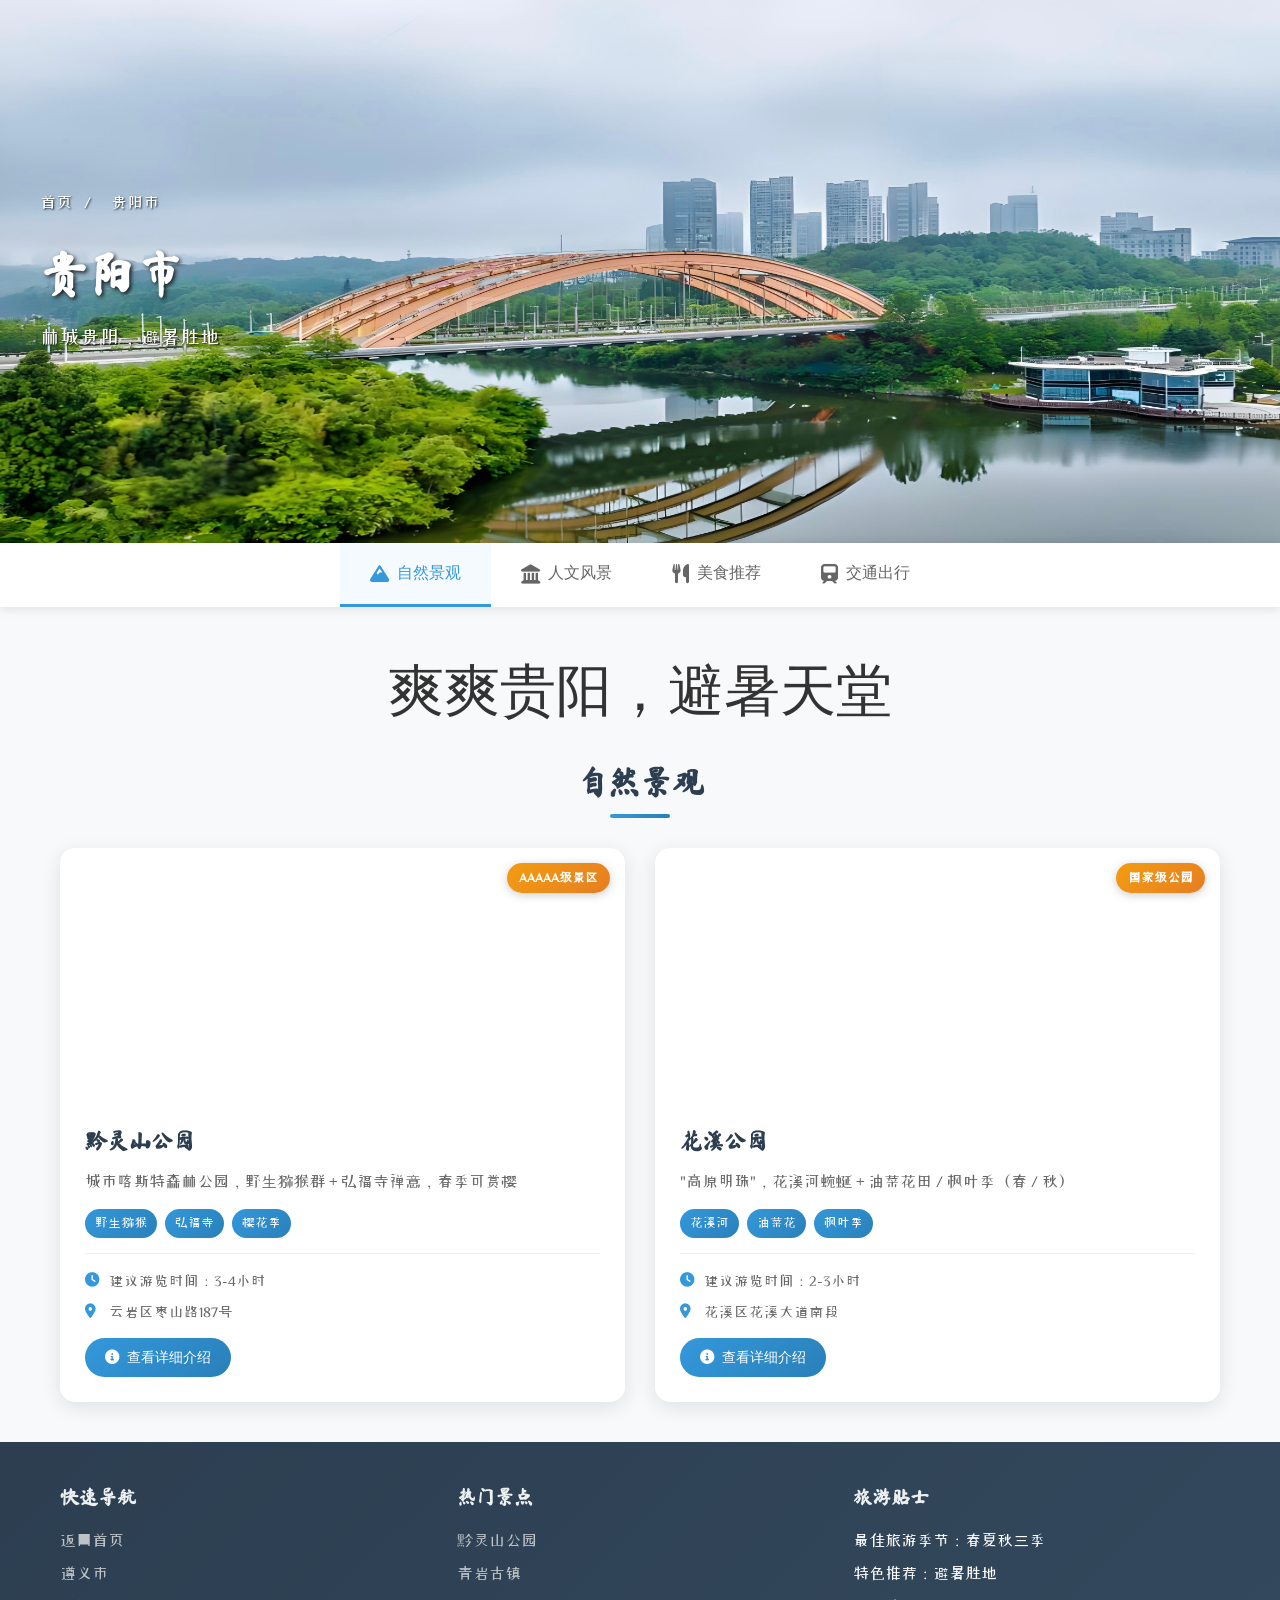
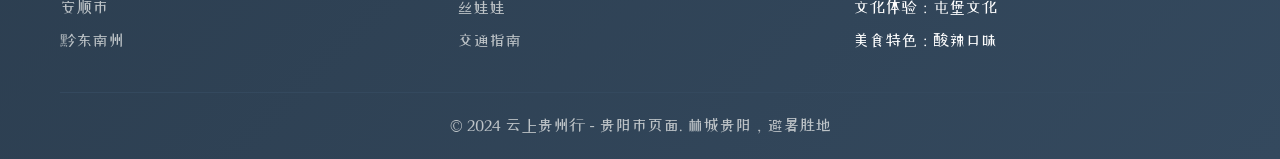
<file: guiyang.html>
<!DOCTYPE html>
<html lang="zh-CN">
<head>
    <meta charset="UTF-8">
    <meta name="viewport" content="width=device-width, initial-scale=1.0">
    <title>贵阳市 - 云上贵州行</title>
    <link rel="stylesheet" href="css/main.css">
    <link rel="stylesheet" href="css/region.css">
    <link rel="preconnect" href="https://fonts.googleapis.com">
    <link rel="preconnect" href="https://fonts.gstatic.com" crossorigin>
    <link href="https://fonts.googleapis.com/css2?family=Ma+Shan+Zheng&family=ZCOOL+XiaoWei&display=swap" rel="stylesheet">
    <link href="https://cdnjs.cloudflare.com/ajax/libs/font-awesome/6.0.0/css/all.min.css" rel="stylesheet">
</head>
<body>
    <header class="region-header">
        <div class="container" style="position: relative; padding: 40px 0;">
            <div style="position: relative; z-index: 1;">
                <nav class="breadcrumb">
                    <a href="index.html">首页</a>
                    <span>/</span>
                    <span>贵阳市</span>
                </nav>
                <h1 class="region-title">贵阳市</h1>
                <p class="region-subtitle">林城贵阳，避暑胜地</p>
            </div>

        </div>
    </header>

    <nav class="region-navigation">
        <div class="container">
            <div class="nav-tabs">
                <button class="tab-button active" data-tab="natural">
                    <i class="fas fa-mountain"></i>
                    <span>自然景观</span>
                </button>
                <button class="tab-button" data-tab="cultural">
                    <i class="fas fa-landmark"></i>
                    <span>人文风景</span>
                </button>
                <button class="tab-button" data-tab="food">
                    <i class="fas fa-utensils"></i>
                    <span>美食推荐</span>
                </button>
                <button class="tab-button" data-tab="transport">
                    <i class="fas fa-train"></i>
                    <span>交通出行</span>
                </button>
            </div>
        </div>
    </nav>

    <main class="region-main">
        <div class="container">
            <div style="font-family: '楷体', 'KaiTi', serif; font-size: 3.5rem; color: #333; text-align: center; margin-bottom: 20px;">
                爽爽贵阳，避暑天堂
            </div>
            <!-- 自然景观 -->
            <section class="content-section active" id="natural">
                <h2 class="section-header">自然景观</h2>
                <div class="attractions-grid">
                    <div class="attraction-card">
                        <div class="attraction-image">
                            <video src="images/黔灵山公园.mp4" alt="黔灵山公园" muted loop preload="none" loading="lazy" playsinline style="width: 100%; height: 150%; object-fit: cover;"></video>
                            <div class="attraction-badge">AAAAA级景区</div>
                        </div>
                        <div class="attraction-content">
                            <h3>黔灵山公园</h3>
                            <p class="attraction-description">城市喀斯特森林公园，野生猕猴群 + 弘福寺禅意，春季可赏樱</p>
                            <div class="attraction-highlights">
                                <span class="highlight">野生猕猴</span>
                                <span class="highlight">弘福寺</span>
                                <span class="highlight">樱花季</span>
                            </div>
                            <div class="attraction-info">
                                <div class="info-item">
                                    <i class="fas fa-clock"></i>
                                    <span>建议游览时间：3-4小时</span>
                                </div>
                                <div class="info-item">
                                    <i class="fas fa-map-marker-alt"></i>
                                    <span>云岩区枣山路187号</span>
                                </div>
                            </div>
                            <button class="detail-btn" onclick="toggleQianlingDetails()">
                                <i class="fas fa-info-circle"></i>
                                查看详细介绍
                            </button>
                        </div>
                    </div>

                    <!-- 黔灵山公园详细介绍 -->
                    <div class="attraction-detail" id="qianling-detail" style="display: none;">
                        <div class="detail-header">
                            <h3>黔灵山公园详细简介</h3>
                            <p class="detail-subtitle">贵阳地标・4A 级景区</p>
                        </div>
                        
                        <div class="detail-intro">
                            <p>黔灵山公园位于贵阳市云岩区枣山路 187 号，是集自然风光、野生猕猴、佛教文化与历史遗迹于一体的城市综合性公园，素有"黔南第一山"之称，为国家 4A 级旅游景区，是贵阳市民日常休闲与外地游客必打卡的核心景点。</p>
                        </div>

                        <div class="detail-section">
                            <h4><i class="fas fa-info-circle"></i> 基本信息</h4>
                            <ul>
                                <li><strong>开放时间</strong>：07:00-20:00（20:00 停止入园）</li>
                                <li><strong>核心面积</strong>：约 426 公顷，由三岭湾猕猴观赏园、弘福寺、麒麟洞、动物园、黔灵湖、风雨桥等景区及盘山步道组成</li>
                                <li><strong>特色标签</strong>：城市绿肺、野生猕猴王国、佛教圣地、历史见证地</li>
                            </ul>
                        </div>

                        <div class="detail-section">
                            <h4><i class="fas fa-mountain"></i> 自然景观亮点</h4>
                            <div class="detail-subsection">
                                <h5>1. 黔灵湖（城市翡翠）</h5>
                                <p>1954 年建成的人工湖，蓄水面积约 0.22 平方公里，湖水清澈，与青山绿树相映成趣。可划船游览（约 30 元 / 小时），春季赏樱花，秋季观红枫，四季皆美。湖岸设有风雨桥、二坝游船码头，环境清幽，适合散步休憩。</p>
                            </div>
                            <div class="detail-subsection">
                                <h5>2. 三岭湾猕猴观赏园（野生精灵）</h5>
                                <p>公园核心特色，拥有数百只野生猕猴，是国内为数不多的城市野生猕猴栖息地。猴子不怕人，常与游客互动（注意防猴攻略：不手提塑料袋、外露食物，避免亮色衣物）。最佳观赏点：九曲径沿线、弘福寺周边、黔灵湖沿岸。</p>
                            </div>
                            <div class="detail-subsection">
                                <h5>3. 原生森林与植被</h5>
                                <p>森林覆盖率达 95% 以上，拥有红豆杉、相思树等珍稀树种，负氧离子含量高。盘山步道（九曲径）全长约 1.5 公里，沿北西 — 南东向陡倾斜断层盘旋，沿途古木参天。瞰筑亭：位于山顶，可 360° 俯瞰贵阳全景，是摄影爱好者的绝佳机位。</p>
                            </div>
                        </div>

                        <div class="detail-section">
                            <h4><i class="fas fa-landmark"></i> 人文景观与历史遗迹</h4>
                            <div class="detail-subsection">
                                <h5>1. 弘福寺（黔中名刹）</h5>
                                <p>始建于清康熙十一年（1672 年），由临济宗高僧赤松和尚创建，以"黔中灵山"之意命名。省级文物保护单位，寺内有 383 级九曲径，沿途有 13 处摩崖石刻和古亭。寺内两株红豆树为镇寺之宝，秋季红果满树，著名书法家陈恒安题书"红豆家"匾额。</p>
                            </div>
                            <div class="detail-subsection">
                                <h5>2. 麒麟洞（历史见证）</h5>
                                <p>原名云崖洞，因洞内石如麒麟得名，洞口摩崖刻"麒麟洞"三字为明嘉靖年间巡抚所题。省级文物保护单位，抗战时期曾囚禁张学良、杨虎城两位爱国将领，洞内保存当年陈设。洞深数丈，钟乳石形态各异，兼具自然奇观与历史价值。</p>
                            </div>
                            <div class="detail-subsection">
                                <h5>3. 动物园与熊猫馆（萌宠乐园）</h5>
                                <p>始建于 1958 年 7 月 1 日，占地面积 7.55 公顷，动物品种达 72 种 1038 只。熊猫馆：明星熊猫"星宝"和"海滨"，开放时间 9:00-17:00（17:00 闭馆）。分区：猴馆、金鱼馆、两栖爬行馆、小兽区、猛兽区等，适合亲子游。</p>
                            </div>
                        </div>

                        <div class="detail-section">
                            <h4><i class="fas fa-utensils"></i> 特色美食推荐</h4>
                            <div class="food-recommendations">
                                <div class="food-item">
                                    <strong>烤豆腐</strong> - 外酥里嫩，蘸秘制辣椒面，5 元 / 份，市井烟火味十足（园内小吃摊、南门出口处）
                                </div>
                                <div class="food-item">
                                    <strong>丝娃娃</strong> - 薄米皮裹数十种素菜，浇酸汤，清爽开胃（南门外"丝恋红汤丝娃娃"）
                                </div>
                                <div class="food-item">
                                    <strong>肠旺面</strong> - 贵阳特色，猪血 + 肥肠 + 面条，香辣入味（南门外枣山路小吃街）
                                </div>
                            </div>
                        </div>

                        <div class="detail-section">
                            <h4><i class="fas fa-route"></i> 推荐游玩路线</h4>
                            <div class="route-options">
                                <div class="route-item">
                                    <strong>经典全景线（3-4 小时）</strong>
                                    <p>南门进→乘缆车上山→瞰筑亭（俯瞰贵阳）→弘福寺（祈福）→猕猴观赏区→黔灵湖（划船）→动物园（含熊猫馆）→麒麟洞（历史遗迹）→南门出</p>
                                </div>
                                <div class="route-item">
                                    <strong>萌宠亲子线（2-3 小时）</strong>
                                    <p>东门进→动物园（熊猫馆）→黔灵湖（划船）→猕猴互动区→弘福寺（外观）→南门出</p>
                                </div>
                            </div>
                        </div>

                        <div class="detail-section">
                            <h4><i class="fas fa-exclamation-triangle"></i> 注意事项</h4>
                            <ul>
                                <li><strong>防猴安全</strong>：不投喂、不挑逗猴子，食物装包内，避免直接接触</li>
                                <li><strong>穿着建议</strong>：舒适运动鞋，轻便衣物，雨季带雨具，夏季做好防晒</li>
                                <li><strong>文明游览</strong>：不乱扔垃圾，保护文物，寺庙内保持安静</li>
                                <li><strong>最佳时间</strong>：7:00-9:00（人少、光线好、猴子活跃），避开节假日高峰</li>
                            </ul>
                        </div>

                        <div class="detail-footer">
                            <p>黔灵山公园以其 5 元超值门票、丰富的自然与人文景观、独特的野生猕猴互动体验，成为贵阳旅游的"性价比之王"，是感受城市生态与历史文化的理想去处。</p>
                            <button class="close-detail-btn" onclick="toggleQianlingDetails()">
                                <i class="fas fa-times"></i> 收起详情
                            </button>
                        </div>
                    </div>

                    <div class="attraction-card">
                        <div class="attraction-image">
                            <video src="images/花溪公园.mp4" alt="花溪公园" muted loop preload="none" loading="lazy" playsinline style="width: 100%; height: 150%; object-fit: cover;"></video>
                            <div class="attraction-badge">国家级公园</div>
                        </div>
                        <div class="attraction-content">
                            <h3>花溪公园</h3>
                            <p class="attraction-description">"高原明珠"，花溪河蜿蜒 + 油菜花田 / 枫叶季（春 / 秋）</p>
                            <div class="attraction-highlights">
                                <span class="highlight">花溪河</span>
                                <span class="highlight">油菜花</span>
                                <span class="highlight">枫叶季</span>
                            </div>
                            <div class="attraction-info">
                                <div class="info-item">
                                    <i class="fas fa-clock"></i>
                                    <span>建议游览时间：2-3小时</span>
                                </div>
                                <div class="info-item">
                                    <i class="fas fa-map-marker-alt"></i>
                                    <span>花溪区花溪大道南段</span>
                                </div>
                            </div>
                            <button class="detail-btn" onclick="toggleHuaxiDetails()">
                                <i class="fas fa-info-circle"></i>
                                查看详细介绍
                            </button>
                        </div>
                    </div>

                    <!-- 花溪公园详细介绍 -->
                    <div class="attraction-detail" id="huaxi-detail" style="display: none;">
                        <div class="detail-header">
                            <h3>花溪公园详细简介</h3>
                            <p class="detail-subtitle">贵阳地标・4A 级景区</p>
                        </div>
                        
                        <div class="detail-intro">
                            <p>花溪公园位于贵阳市花溪区花溪大道南段 3108 号，是融真山真水、田园风光、人文底蕴、民族风情于一体的贵州著名风景区，被誉为 "高原明珠" 与 "贵阳市后花园"，为国家 4A 级旅游景区，也是贵阳人周末休闲与外地游客必游的诗意胜地。</p>
                        </div>

                        <div class="detail-section">
                            <h4><i class="fas fa-info-circle"></i> 基本信息</h4>
                            <ul>
                                <li><strong>开放时间</strong>：全年全天免费开放（核心景点 08:30-18:00）</li>
                                <li><strong>核心面积</strong>：约 800 余亩，形成 "四山夹一水，一水带四山" 的独特格局</li>
                                <li><strong>四山</strong>：麟山、龟山、凤山、蛇山</li>
                                <li><strong>一水</strong>：被誉为 "中国第一爱河" 的花溪河</li>
                                <li><strong>特色标签</strong>：天然山水园、高原避暑地、人文爱情圣地、喀斯特湿地</li>
                            </ul>
                        </div>

                        <div class="detail-section">
                            <h4><i class="fas fa-mountain"></i> 自然景观亮点</h4>
                            <div class="detail-subsection">
                                <h5>1. 花溪河（高原玉带）</h5>
                                <p>贯穿全园的灵魂水系，河水清澈碧绿，蜿蜒曲折。可泛舟湖上（约 30 元 / 小时），两岸绿树成荫、垂柳依依，兼具江南水乡的灵秀与高原山水的清奇，是散步、拍照、戏水的核心区域。</p>
                            </div>
                            <div class="detail-subsection">
                                <h5>2. 百步桥（水上奇景）</h5>
                                <p>由数十块天然石蹬排列而成的跨水通道，游客需鱼贯而行，脚下流水潺潺、倒影如画，是公园最具标志性的网红打卡点之一，行走其上如在水面漫步，趣味十足。</p>
                            </div>
                            <div class="detail-subsection">
                                <h5>3. 麟山（全园制高点）</h5>
                                <p>公园主峰，山势玲珑如麒麟。登山约 15 分钟可达山顶飞云阁，可 360° 俯瞰全园山水、田园与城市风光，视野开阔。山腰有摩崖石刻与天然溶洞，古意盎然。</p>
                            </div>
                            <div class="detail-subsection">
                                <h5>4. 黄金大道（秋日童话）</h5>
                                <p>公园北侧的标志性林荫道，两侧高大梧桐树遮天蔽日。秋季树叶金黄，落叶铺满地面，阳光透过叶隙洒下，景色如诗如画，是秋季必打卡的绝美景观。</p>
                            </div>
                            <div class="detail-subsection">
                                <h5>5. 坝上桥与棋亭</h5>
                                <p>朱栏石砌的坝上桥横跨花溪河，造型古朴优美；桥头建有棋亭，陈毅元帅曾在此题诗，亭柱刻有 "棋逢对手" 等楹联，尽显文人雅趣与山水诗意。</p>
                            </div>
                        </div>

                        <div class="detail-section">
                            <h4><i class="fas fa-landmark"></i> 人文景观与历史遗迹</h4>
                            <div class="detail-subsection">
                                <h5>1. 憩园（东舍）与西舍 —— 爱情与文学圣地</h5>
                                <p>公园核心人文景点。1944 年，巴金与妻子萧珊在此居住，并完成中篇小说《憩园》的创作；周恩来与邓颖超夫妇也曾在此休憩。建筑为古朴的中式小楼，环境清幽，充满浪漫与文学气息。</p>
                            </div>
                            <div class="detail-subsection">
                                <h5>2. 戴安澜将军衣冠墓</h5>
                                <p>为纪念抗日名将戴安澜将军而建，是省级文物保护单位与爱国主义教育基地。墓园庄重肃穆，松柏常青，供后人缅怀英烈。</p>
                            </div>
                        </div>

                        <div class="detail-section">
                            <h4><i class="fas fa-history"></i> 历史沿革</h4>
                            <ul>
                                <li>雏形始于清乾隆五十二年（1787 年），由举人周奎父子营造</li>
                                <li>1939 年始建，原名 "中正公园"</li>
                                <li>1949 年后正式更名为 "花溪公园"</li>
                                <li>陈毅元帅曾赋诗赞叹："真山真水到处是，花溪布局更天然"</li>
                            </ul>
                        </div>

                        <div class="detail-section">
                            <h4><i class="fas fa-utensils"></i> 特色美食推荐</h4>
                            <div class="food-recommendations">
                                <div class="food-item">
                                    <strong>花溪牛肉粉</strong> - 贵阳招牌美食，汤鲜味浓、粉滑肉香，公园周边十字街 "飞碗""王记" 等老店最正宗
                                </div>
                                <div class="food-item">
                                    <strong>恋爱豆腐果</strong> - 外焦里嫩的烤豆腐，裹上香辣蘸水，风味独特（十字街小吃摊）
                                </div>
                                <div class="food-item">
                                    <strong>青岩卤猪脚（状元蹄）</strong> - 软糯入味，酱香浓郁，可配花溪冰粉解暑
                                </div>
                                <div class="food-item">
                                    <strong>玫瑰冰粉</strong> - 清甜冰爽，玫瑰花香浓郁，夏日消暑佳品
                                </div>
                            </div>
                        </div>

                        <div class="detail-section">
                            <h4><i class="fas fa-route"></i> 推荐游玩路线</h4>
                            <div class="route-options">
                                <div class="route-item">
                                    <strong>经典全景线（2-3 小时）</strong>
                                    <p>南门 → 花溪湖 → 百步桥 → 坝上桥 → 麟山（飞云阁）→ 棋亭 → 憩园（东舍）→ 黄金大道 → 戴安澜将军衣冠墓 → 北门出</p>
                                </div>
                                <div class="route-item">
                                    <strong>休闲浪漫线（1.5-2 小时）</strong>
                                    <p>南门 → 花溪河泛舟 → 百步桥 → 碧云窝草坪（野餐）→ 坝上桥 → 憩园 → 北门出</p>
                                </div>
                            </div>
                        </div>

                        <div class="detail-section">
                            <h4><i class="fas fa-exclamation-triangle"></i> 注意事项</h4>
                            <ul>
                                <li><strong>门票</strong>：免费入园，性价比极高</li>
                                <li><strong>交通</strong>：地铁 3 号线花溪公园站直达；公交 203、248、223 路至花溪公园站</li>
                                <li><strong>穿着</strong>：穿舒适运动鞋，园区较大、步道较多；夏季做好防晒与防蚊</li>
                                <li><strong>安全</strong>：百步桥石蹬湿滑，行走时注意脚下；湖边戏水注意安全</li>
                                <li><strong>最佳时间</strong>：3-10 月（春夏赏花避暑，秋冬观叶）；清晨或傍晚人少景美，拍照更佳</li>
                            </ul>
                        </div>

                        <div class="detail-footer">
                            <p>花溪公园以其免费开放、天然山水、深厚人文、四季皆景的独特魅力，成为贵阳最具诗意与性价比的旅游胜地，是感受 "爽爽贵阳" 与高原江南风情的理想之选。</p>
                            <button class="close-detail-btn" onclick="toggleHuaxiDetails()">
                                <i class="fas fa-times"></i> 收起详情
                            </button>
                        </div>
                    </div>
                </div>
            </section>

            <!-- 人文景观 -->
            <section class="content-section" id="cultural">
                <h2 class="section-header">人文风景</h2>
                <div class="attractions-grid">
                    <div class="attraction-card">
                        <div class="attraction-image">
                            <video src="images/青岩古镇.mp4" alt="青岩古镇" muted loop preload="none" loading="lazy" playsinline style="width: 100%; height: 150%; object-fit: cover;"></video>
                            <div class="attraction-badge">历史文化名镇</div>
                        </div>
                        <div class="attraction-content">
                            <h3>青岩古镇</h3>
                            <p class="attraction-description">明清军事屯堡，石砌街巷 + 状元故居 + 城墙炮台，夜游灯笼氛围感拉满</p>
                            <div class="attraction-highlights">
                                <span class="highlight">屯堡建筑</span>
                                <span class="highlight">状元故居</span>
                                <span class="highlight">夜游灯笼</span>
                            </div>
                            <div class="attraction-info">
                                <div class="info-item">
                                    <i class="fas fa-clock"></i>
                                    <span>建议游览时间：半天</span>
                                </div>
                                <div class="info-item">
                                    <i class="fas fa-map-marker-alt"></i>
                                    <span>花溪区青岩镇</span>
                                </div>
                            </div>
                            <button class="detail-btn" onclick="toggleQingyanDetails()">
                                <i class="fas fa-info-circle"></i>
                                查看详细介绍
                            </button>
                        </div>
                    </div>

                    <!-- 青岩古镇详细介绍 -->
                    <div class="attraction-detail" id="qingyan-detail" style="display: none;">
                        <div class="detail-header">
                            <h3>青岩古镇详细简介</h3>
                            <p class="detail-subtitle">贵阳唯一 5A 古镇・600 年石头兵城</p>
                        </div>
                        
                        <div class="detail-intro">
                            <p>青岩古镇位于贵阳市花溪区南部，是贵州四大古镇之一、国家 5A 级旅游景区。始建于明洪武十一年（1378 年），原为军事要塞，素有 "筑南门户" 之称。古镇以青石建造的城墙、街巷、民居闻名，是一座融合军事屯堡、多元宗教与状元文化的 "石头城"。</p>
                        </div>

                        <div class="detail-section">
                            <h4><i class="fas fa-info-circle"></i> 基本信息</h4>
                            <ul>
                                <li><strong>开放时间</strong>：08:10-22:00</li>
                                <li><strong>核心面积</strong>：约 3 平方公里</li>
                                <li><strong>特色标签</strong>：中国历史文化名镇、状元故里、四教并存、《寻枪》取景地</li>
                            </ul>
                        </div>

                        <div class="detail-section">
                            <h4><i class="fas fa-landmark"></i> 核心看点</h4>
                            <div class="detail-subsection">
                                <h5>1. 定广门与古城墙</h5>
                                <p>古镇南门，气势恢宏的石砌城门，全长约 1.5 公里的古城墙环绕全镇，设有炮台、烽火台，尽显军事要塞风貌。</p>
                            </div>
                            <div class="detail-subsection">
                                <h5>2. 背街石巷</h5>
                                <p>古镇最网红打卡点。片石垒砌的幽深小巷，青苔藤蔓遍布，是电影《寻枪》的取景地，光影效果绝佳。</p>
                            </div>
                            <div class="detail-subsection">
                                <h5>3. 状元府（赵以炯故居）</h5>
                                <p>清代云贵两省首位文状元赵以炯的府邸，典型的明清四合院，见证古镇崇文重教的文脉。</p>
                            </div>
                            <div class="detail-subsection">
                                <h5>4. 石牌坊群</h5>
                                <p>镇内完好保存 3 座清代石牌坊（赵理伦百寿坊等），石雕工艺精湛，是古镇的标志性人文景观。</p>
                            </div>
                            <div class="detail-subsection">
                                <h5>5. 多元宗教文化</h5>
                                <p>佛、道、天主教、基督教四教建筑共存，有九寺八庙五阁等近 20 处宗教场所，文化包容性极强。</p>
                            </div>
                        </div>

                        <div class="detail-section">
                            <h4><i class="fas fa-utensils"></i> 必尝美食</h4>
                            <div class="food-recommendations">
                                <div class="food-item">
                                    <strong>状元蹄（卤猪脚）</strong> - 软糯入味，寓意 "金榜题名"，古镇招牌菜。
                                </div>
                                <div class="food-item">
                                    <strong>糕粑稀饭</strong> - 香甜软糯，搭配玫瑰糖，暖心甜品。
                                </div>
                                <div class="food-item">
                                    <strong>豆腐圆子</strong> - 外酥里嫩，蘸折耳根辣椒水，贵阳特色小吃。
                                </div>
                                <div class="food-item">
                                    <strong>玫瑰冰粉</strong> - 清凉解暑，夏日必备。
                                </div>
                            </div>
                        </div>

                        <div class="detail-section">
                            <h4><i class="fas fa-route"></i> 游玩路线</h4>
                            <div class="route-options">
                                <div class="route-item">
                                    <strong>经典路线</strong>
                                    <p>定广门 → 背街 → 状元府 → 石牌坊 → 万寿宫 → 慈云寺 → 美食街</p>
                                </div>
                            </div>
                        </div>

                        <div class="detail-footer">
                            <p>青岩古镇以其 600 年的历史文化、独特的石头建筑、多元的宗教文化和丰富的美食，成为贵阳唯一的国家 5A 级古镇景区，是感受贵州历史文化和屯堡风情的理想去处。</p>
                            <button class="close-detail-btn" onclick="toggleQingyanDetails()">
                                <i class="fas fa-times"></i> 收起详情
                            </button>
                        </div>
                    </div>

                    <div class="attraction-card">
                        <div class="attraction-image">
                            <video src="images/甲秀楼.mp4" alt="甲秀楼" muted loop preload="none" loading="lazy" playsinline style="width: 100%; height: 150%; object-fit: cover;"></video>
                            <div class="attraction-badge">明代地标</div>
                        </div>
                        <div class="attraction-content">
                            <h3>甲秀楼</h3>
                            <p class="attraction-description">明代贵阳地标，毗邻翠微园，夜游灯光秀衬着南明河超出片</p>
                            <div class="attraction-highlights">
                                <span class="highlight">明代建筑</span>
                                <span class="highlight">翠微园</span>
                                <span class="highlight">灯光秀</span>
                            </div>
                            <div class="attraction-info">
                                <div class="info-item">
                                    <i class="fas fa-clock"></i>
                                    <span>建议游览时间：1-2小时</span>
                                </div>
                                <div class="info-item">
                                    <i class="fas fa-map-marker-alt"></i>
                                    <span>南明区南明河畔</span>
                                </div>
                            </div>
                            <button class="detail-btn" onclick="toggleJiaxiuDetails()">
                                <i class="fas fa-info-circle"></i>
                                查看详细介绍
                            </button>
                        </div>
                    </div>

                    <!-- 甲秀楼详细介绍 -->
                    <div class="attraction-detail" id="jiaxiu-detail" style="display: none;">
                        <div class="detail-header">
                            <h3>甲秀楼详细简介</h3>
                            <p class="detail-subtitle">贵阳文化地标・中国十大名楼</p>
                        </div>
                        
                        <div class="detail-intro">
                            <p>甲秀楼是贵阳的文化地标与城市象征，坐落于南明河中的鳌矶石上，始建于明代，是 "中国十大名楼" 之一。</p>
                        </div>

                        <div class="detail-section">
                            <h4><i class="fas fa-history"></i> 历史沿革</h4>
                            <ul>
                                <li><strong>始建</strong>：明万历二十六年（1598 年），由贵州巡抚江东之倡建，取名 "甲秀"，寓意 "科甲挺秀"，希望振兴贵州文教，人才辈出。</li>
                                <li><strong>重建</strong>：历经战火与风雨，屡毁屡修。现存建筑主要为清宣统元年（1909 年）重建遗存，并于1981-1982 年大规模修缮。</li>
                                <li><strong>地位</strong>：2006 年被列为全国重点文物保护单位。</li>
                            </ul>
                        </div>

                        <div class="detail-section">
                            <h4><i class="fas fa-building"></i> 建筑特色</h4>
                            <ul>
                                <li><strong>主体建筑</strong>：为三层三檐四角攒尖顶木石结构阁楼，高约 22.9 米。</li>
                                <li><strong>独特构造</strong>：楼体层层收进，飞甍翘角，由 12 根白石巨柱托檐，护以雕花石栏，在中国古建筑史上独一无二。</li>
                            </ul>
                            <h5>景区组成：</h5>
                            <ul>
                                <li><strong>浮玉桥</strong>：九孔石拱桥，连接两岸，如白龙卧波。</li>
                                <li><strong>涵碧亭</strong>：建于桥上，是 "鳌矶浮玉"（贵阳古八景之一）的绝佳观景点。</li>
                                <li><strong>翠微园</strong>：楼南侧的明清古建筑群，含拱南阁、翠微阁、龙门书院等。</li>
                            </ul>
                        </div>

                        <div class="detail-section">
                            <h4><i class="fas fa-gem"></i> 文化瑰宝</h4>
                            <ul>
                                <li><strong>甲秀长联</strong>：清代进士刘韫良所题，共 174 字，描绘贵州山川与历史，为镇楼之宝。</li>
                                <li><strong>夜景</strong>：华灯初上时，朱楼碧瓦、石桥亭台倒映水中，是贵阳最美夜景之一。</li>
                            </ul>
                        </div>

                        <div class="detail-section">
                            <h4><i class="fas fa-info-circle"></i> 核心信息</h4>
                            <ul>
                                <li><strong>地址</strong>：贵阳市南明区翠微巷 8 号</li>
                                <li><strong>门票</strong>：免费</li>
                                <li><strong>开放时间</strong>：09:00-17:00</li>
                                <li><strong>看点</strong>：古建楼阁、长联碑刻、浮玉桥、涵碧亭、翠微园、绝美夜景</li>
                            </ul>
                        </div>

                        <div class="detail-footer">
                            <p>甲秀楼以其悠久的历史、独特的建筑风格和深厚的文化底蕴，成为贵阳的标志性建筑和文化象征，是游客了解贵阳历史文化的重要窗口。</p>
                            <button class="close-detail-btn" onclick="toggleJiaxiuDetails()">
                                <i class="fas fa-times"></i> 收起详情
                            </button>
                        </div>
                    </div>
                </div>
            </section>

            <!-- 美食推荐 -->
            <section class="content-section" id="food">
                <h2 class="section-header">美食推荐</h2>
                <div class="food-grid">
                    <div class="food-card">
                        <div class="food-image">
                            <img src="images/丝娃娃.jpeg" alt="丝娃娃" loading="lazy">
                        </div>
                        <div class="food-content">
                            <h3>丝娃娃</h3>
                            <p class="food-description">薄饼裹脆哨 / 折耳根，蘸酸汤蘸水</p>
                            <div class="food-tags">
                                <span class="food-tag">特色小吃</span>
                                <span class="food-tag">酸辣开胃</span>
                            </div>
                            <div class="food-price">价格：15-25元/份</div>
                        </div>
                    </div>

                    <div class="food-card">
                        <div class="food-image">
                            <img src="images/花溪牛肉粉.jpeg" alt="花溪牛肉粉" loading="lazy">
                        </div>
                        <div class="food-content">
                            <h3>花溪牛肉粉</h3>
                            <p class="food-description">清汤炖黄牛肉，配花溪糊辣椒面</p>
                            <div class="food-tags">
                                <span class="food-tag">贵阳名小吃</span>
                                <span class="food-tag">营养丰富</span>
                            </div>
                            <div class="food-price">价格：12-18元/碗</div>
                        </div>
                    </div>

                    <div class="food-card">
                        <div class="food-image">
                            <img src="images/酸汤鱼.jpeg" alt="酸汤鱼" loading="lazy">
                        </div>
                        <div class="food-content">
                            <h3>酸汤鱼</h3>
                            <p class="food-description">番茄 / 木姜子酸汤煮江团，酸辣鲜香</p>
                            <div class="food-tags">
                                <span class="food-tag">贵州名菜</span>
                                <span class="food-tag">酸辣鲜香</span>
                            </div>
                            <div class="food-price">价格：68-128元/份</div>
                        </div>
                    </div>
                </div>
            </section>

            <!-- 交通出行 -->
            <section class="content-section" id="transport">
                <h2 class="section-header">交通出行</h2>
                <div class="transport-info">
                    <div class="transport-card">
                        <div class="transport-header">
                            <i class="fas fa-train"></i>
                            <h3>贵阳北站为起点</h3>
                        </div>
                        <div class="transport-routes">
                            <div class="route-item">
                                <h4>到黔灵山公园</h4>
                                <p><strong>公交 264 路</strong>（6:30-22:00，约 20 分钟）</p>
                                <p>或 <strong>地铁 1 号线</strong>（贵阳北站→北京路站）步行 10 分钟</p>
                            </div>
                            <div class="route-item">
                                <h4>到青岩古镇</h4>
                                <<p><strong>公交 203 路</strong>（6:00-21:00，约 1 小时）</p>
                                <p>或 <strong>景区直通车</strong>（8:00-16:00，约 40 分钟）</p>
                            </div>
                            <div class="route-item">
                                <h4>到甲秀楼</h4>
                                <p><strong>地铁 1 号线转 2 号线</strong>（贵阳北站→喷水池→阳明祠站）步行 8 分钟</p>
                                <p>或 <strong>公交 48 路</strong>（约 30 分钟）</p>
                            </div>
                        </div>
                    </div>
                </div>
            </section>
        </div>
    </main>

    <footer class="footer">
        <div class="container">
            <div class="footer-content">
                <div class="footer-section">
                    <h4>快速导航</h4>
                    <ul>
                        <li><a href="index.html">返回首页</a></li>
                        <li><a href="zunyi.html">遵义市</a></li>
                        <li><a href="anshun.html">安顺市</a></li>
                        <li><a href="qiandongnan.html">黔东南州</a></li>
                    </ul>
                </div>
                <div class="footer-section">
                    <h4>热门景点</h4>
                    <ul>
                        <li><a href="#natural">黔灵山公园</a></li>
                        <li><a href="#cultural">青岩古镇</a></li>
                        <li><a href="#food">丝娃娃</a></li>
                        <li><a href="#transport">交通指南</a></li>
                    </ul>
                </div>
                <div class="footer-section">
                    <h4>旅游贴士</h4>
                    <ul>
                        <li><span>最佳旅游季节：春夏秋三季</span></li>
                        <li><span>特色推荐：避暑胜地</span></li>
                        <li><span>文化体验：屯堡文化</span></li>
                        <li><span>美食特色：酸辣口味</span></li>
                    </ul>
                </div>
            </div>
            <div class="footer-bottom">
                <p>&copy; 2024 云上贵州行 - 贵阳市页面. 林城贵阳，避暑胜地</p>
            </div>
        </div>
    </footer>

    <script src="js/guiyang.js"></script>
</body>
</html>
</file>
<file: css/main.css>
* {
    margin: 0;
    padding: 0;
    box-sizing: border-box;
}

body {
    font-family: 'ZCOOL XiaoWei', 'Microsoft YaHei', sans-serif;
    line-height: 1.6;
    color: #333;
    background: linear-gradient(135deg, #667eea 0%, #764ba2 100%);
    min-height: 100vh;
}

.container {
    max-width: 1200px;
    margin: 0 auto;
    padding: 0 20px;
}

/* 视频背景区域 */
.video-section {
    position: relative;
    width: 100%;
    max-width: 1200px;
    margin: 40px auto;
    aspect-ratio: 16 / 9; /* 16:9比例 */
    overflow: hidden;
    border-radius: 15px;
    box-shadow: 0 10px 30px rgba(0, 0, 0, 0.2);
    background-image: url('images/背景.jpg');
    background-size: cover;
    background-position: center;
    background-repeat: no-repeat;
}

#bg-video {
    width: 100%;
    height: 100%;
    object-fit: cover;
    display: block; /* 恢复视频显示 */
}

.video-overlay {
    position: absolute;
    top: 0;
    left: 0;
    width: 100%;
    height: 100%;
    background: linear-gradient(rgba(0, 0, 0, 0.3), rgba(0, 0, 0, 0.3));
    display: flex;
    align-items: center;
    justify-content: center;
    z-index: 1;
}

.video-title {
    font-family: 'Ma Shan Zheng', 'ZCOOL XiaoWei', serif;
    font-size: 4rem; /* 从3rem改为4rem */
    color: #fff;
    text-shadow: 2px 2px 8px rgba(0, 0, 0, 0.5);
    text-align: center;
    animation: fadeInUp 1s ease;
}

.video-subtitle {
    font-size: 1.5rem; /* 从1.2rem改为1.5rem */
    color: rgba(255, 255, 255, 0.9);
    text-align: center;
    margin-top: 10px;
    animation: fadeInUp 1s ease 0.3s both;
}





@keyframes titleFloat {
    0%, 100% { transform: translateY(0px) rotate(0deg); }
    50% { transform: translateY(-10px) rotate(1deg); }
}

@keyframes charGlow {
    0%, 100% { filter: brightness(1) drop-shadow(0 0 10px rgba(255, 255, 255, 0.5)); }
    50% { filter: brightness(1.2) drop-shadow(0 0 20px rgba(255, 255, 255, 0.8)); }
}

.subtitle {
    font-size: 1.2rem;
    color: rgba(255, 255, 255, 0.9);
    margin-top: 10px;
    opacity: 0;
    animation: fadeInUp 1s ease 2s forwards;
}

@keyframes fadeInUp {
    from {
        opacity: 0;
        transform: translateY(30px);
    }
    to {
        opacity: 1;
        transform: translateY(0);
    }
}

/* 导航栏样式 */
.navigation {
    background: rgba(255, 255, 255, 0.95);
    backdrop-filter: blur(10px);
    padding: 20px 0;
    box-shadow: 0 2px 20px rgba(0, 0, 0, 0.1);
    position: sticky;
    top: 0;
    z-index: 100;
}

.nav-categories {
    display: flex;
    justify-content: center;
    gap: 30px;
    flex-wrap: wrap;
}

.nav-item {
    display: flex;
    flex-direction: column;
    align-items: center;
    text-decoration: none;
    color: #333;
    padding: 15px 25px;
    border-radius: 15px;
    transition: all 0.3s ease;
    background: linear-gradient(135deg, #f8f9fa 0%, #e9ecef 100%);
    box-shadow: 0 4px 15px rgba(0, 0, 0, 0.1);
    min-width: 120px;
}

.nav-item:hover {
    transform: translateY(-5px);
    box-shadow: 0 8px 25px rgba(0, 0, 0, 0.15);
    background: linear-gradient(135deg, #667eea 0%, #764ba2 100%);
    color: white;
}

.nav-item i {
    font-size: 1.8rem;
    margin-bottom: 8px;
    transition: all 0.3s ease;
}

.nav-item:hover i {
    transform: scale(1.1);
}

/* 主要内容区域 */
.main-content {
    padding: 60px 0;
    background: url('../images/背景.jpg') no-repeat center center;
    background-size: cover;
    background-attachment: fixed; /* 可选：添加固定背景效果 */
    margin: 0;
    border-radius: 30px 30px 0 0;
    position: relative;
    top: -20px;
    z-index: 1;
}

.section-title {
    text-align: center;
    font-size: 3rem; /* 从2.5rem改为3rem */
    color: #fff; /* 修改为白色 */
    margin-bottom: 50px;
    font-family: 'Ma Shan Zheng', serif;
    position: relative;
}

.section-title::after {
    content: '';
    position: absolute;
    bottom: -10px;
    left: 50%;
    transform: translateX(-50%);
    width: 80px;
    height: 4px;
    background: linear-gradient(90deg, #667eea, #764ba2);
    border-radius: 2px;
}

/* 地州网格布局 */
.regions-grid {
    display: grid;
    grid-template-columns: repeat(auto-fit, minmax(350px, 1fr));
    gap: 30px;
    margin-top: 40px;
}

.region-card {
    background: rgba(255, 255, 255, 0.45); /* 添加45%透明度蒙版 */
    border-radius: 20px;
    overflow: hidden;
    box-shadow: 0 10px 30px rgba(0, 0, 0, 0.1);
    transition: all 0.3s ease;
    cursor: pointer;
    position: relative;
}

.region-card:hover {
    transform: translateY(-10px);
    box-shadow: 0 20px 50px rgba(0, 0, 0, 0.15);
}

.region-image {
    position: relative;
    height: 200px;
    overflow: hidden;
}

.region-image img {
    width: 100%;
    height: 100%;
    object-fit: cover;
    transition: transform 0.3s ease;
}

.region-card:hover .region-image img {
    transform: scale(1.1);
}

.region-overlay {
    position: absolute;
    bottom: 0;
    left: 0;
    right: 0;
    background: linear-gradient(transparent, rgba(0, 0, 0, 0.45));
    color: white;
    padding: 30px 20px 20px;
}

.region-overlay h3 {
    font-size: 1.5rem;
    margin-bottom: 5px;
    font-family: 'Ma Shan Zheng', serif;
    color: #fff; /* 修改为白色 */
}

.region-overlay p {
    font-size: 0.9rem;
    opacity: 0.9;
    margin-bottom: 10px;
    color: #fff; /* 修改为白色 */
}

.category-tags {
    display: flex;
    gap: 8px;
    flex-wrap: wrap;
}

.tag {
    background: rgba(255, 255, 255, 0.2);
    padding: 4px 12px;
    border-radius: 15px;
    font-size: 0.8rem;
    backdrop-filter: blur(10px);
}

.region-content {
    padding: 20px;
}

.region-stats {
    display: flex;
    gap: 20px;
    justify-content: space-between;
}

.stat {
    display: flex;
    align-items: center;
    gap: 8px;
    color: #666;
    font-size: 0.9rem;
}

.stat i {
    color: #667eea;
    font-size: 1rem;
}

/* 页脚样式 */
.footer {
    background: linear-gradient(135deg, #2c3e50 0%, #34495e 100%);
    color: white;
    padding: 40px 0 20px;
}

.footer-content {
    display: grid;
    grid-template-columns: repeat(auto-fit, minmax(200px, 1fr));
    gap: 30px;
    margin-bottom: 30px;
}

.footer-section h4 {
    font-size: 1.2rem;
    margin-bottom: 15px;
    color: #ecf0f1;
    font-family: 'Ma Shan Zheng', serif;
}

.footer-section ul {
    list-style: none;
}

.footer-section ul li {
    margin-bottom: 8px;
}

.footer-section ul li a {
    color: #bdc3c7;
    text-decoration: none;
    transition: color 0.3s ease;
}

.footer-section ul li a:hover {
    color: #667eea;
}

.footer-bottom {
    text-align: center;
    padding-top: 20px;
    border-top: 1px solid #34495e;
    color: #bdc3c7;
}

/* 响应式设计 */
@media (max-width: 768px) {
    .main-title {
        font-size: 2.5rem;
    }
    
    .nav-categories {
        gap: 15px;
    }
    
    .nav-item {
        padding: 10px 15px;
        min-width: 80px;
    }
    
    .nav-item span {
        font-size: 0.8rem;
    }
    
    .regions-grid {
        grid-template-columns: 1fr;
        gap: 20px;
    }
    
    .section-title {
        font-size: 2rem;
    }
    
    .container {
        padding: 0 15px;
    }
}

@media (max-width: 480px) {
    .main-title {
        font-size: 2rem;
    }
    
    .title-char {
        margin: 0 2px;
    }
    
    .header {
        padding: 40px 0;
    }
    
    .main-content {
        padding: 40px 0;
    }
}

/* 加载动画 */
.loading {
    opacity: 0;
    animation: fadeIn 0.8s ease forwards;
}

@keyframes fadeIn {
    from { opacity: 0; transform: translateY(20px); }
    to { opacity: 1; transform: translateY(0); }
}

/* 滚动条样式 */
::-webkit-scrollbar {
    width: 8px;
}

::-webkit-scrollbar-track {
    background: #f1f1f1;
}

::-webkit-scrollbar-thumb {
    background: linear-gradient(135deg, #667eea, #764ba2);
    border-radius: 4px;
}

::-webkit-scrollbar-thumb:hover {
    background: linear-gradient(135deg, #5a67d8, #6b46c1);
}
</file>
<file: css/region.css>
/* 地州页面专用样式 */
.region-header {
    background: url('../images/贵阳观山湖大桥.jpg');
    color: white;
    padding: 150px 0;
    position: relative;
    overflow: hidden;
    background-size: 100% 100%;
    background-position: center;
    background-repeat: no-repeat;
}

.region-header::before {
    content: '';
    position: absolute;
    top: 0;
    left: 0;
    right: 0;
    bottom: 0;
    background: url('data:image/svg+xml,<svg xmlns="http://www.w3.org/2000/svg" viewBox="0 0 1000 1000"><defs><radialGradient id="grad" cx="50%" cy="50%" r="50%"><stop offset="0%" style="stop-color:rgba(255,255,255,0.1);stop-opacity:1" /><stop offset="100%" style="stop-color:rgba(255,255,255,0);stop-opacity:1" /></radialGradient></defs><circle cx="200" cy="200" r="100" fill="url(%23grad)"/><circle cx="800" cy="300" r="150" fill="url(%23grad)"/><circle cx="400" cy="700" r="80" fill="url(%23grad)"/></svg>') no-repeat center;
    background-size: cover;
    opacity: 0.3;
    z-index: -1;
}



.region-title {
    font-family: 'Ma Shan Zheng', serif;
    font-size: 3rem;
    margin-bottom: 10px;
    text-shadow: 2px 2px 4px rgba(0, 0, 0, 0.8);
    color: #ffffff;
}

.region-subtitle {
    font-size: 1.2rem;
    opacity: 1;
    text-shadow: 1px 1px 2px rgba(0, 0, 0, 0.8);
    color: #ffffff;
}

.breadcrumb {
    margin-bottom: 20px;
    opacity: 1;
}

.breadcrumb a {
    color: rgba(255, 255, 255, 1);
    text-decoration: none;
    transition: color 0.3s ease;
    text-shadow: 1px 1px 2px rgba(0, 0, 0, 0.8);
}

.breadcrumb span {
    margin: 0 8px;
    color: rgba(255, 255, 255, 1);
    text-shadow: 1px 1px 2px rgba(0, 0, 0, 0.8);
}

/* 导航标签页 */
.region-navigation {
    background: white;
    box-shadow: 0 2px 10px rgba(0, 0, 0, 0.1);
    position: sticky;
    top: 0;
    z-index: 100;
}

.nav-tabs {
    display: flex;
    justify-content: center;
    gap: 0;
    padding: 0;
}

.tab-button {
    background: none;
    border: none;
    padding: 20px 30px;
    font-size: 1rem;
    color: #666;
    cursor: pointer;
    transition: all 0.3s ease;
    border-bottom: 3px solid transparent;
    display: flex;
    align-items: center;
    gap: 8px;
}

.tab-button:hover {
    color: #3498db;
    background: rgba(52, 152, 219, 0.1);
}

.tab-button.active {
    color: #3498db;
    border-bottom-color: #3498db;
    background: rgba(52, 152, 219, 0.05);
}

.tab-button i {
    font-size: 1.2rem;
}

/* 主要内容区域 */
.region-main {
    background: #f8f9fa;
    min-height: 60vh;
    padding: 40px 0;
}

.content-section {
    display: none;
}

.content-section.active {
    display: block;
}

.section-header {
    font-family: 'Ma Shan Zheng', serif;
    font-size: 2.5rem;
    text-align: center;
    margin-bottom: 40px;
    color: #2c3e50;
    position: relative;
}

.section-header::after {
    content: '';
    position: absolute;
    bottom: -10px;
    left: 50%;
    transform: translateX(-50%);
    width: 60px;
    height: 4px;
    background: linear-gradient(90deg, #3498db, #2980b9);
    border-radius: 2px;
}

/* 景点网格布局 */
.attractions-grid {
    display: grid;
    grid-template-columns: repeat(auto-fit, minmax(400px, 1fr));
    gap: 30px;
}

.attraction-card {
    background: white;
    border-radius: 15px;
    overflow: hidden;
    box-shadow: 0 5px 20px rgba(0, 0, 0, 0.1);
    transition: all 0.3s ease;
    position: relative;
}

.attraction-card:hover {
    transform: translateY(-5px);
    box-shadow: 0 10px 30px rgba(0, 0, 0, 0.15);
}

.attraction-image {
    position: relative;
    height: 250px;
    overflow: hidden;
}

.attraction-image img {
    width: 100%;
    height: 100%;
    object-fit: cover;
    transition: transform 0.3s ease;
}

.attraction-card:hover .attraction-image img {
    transform: scale(1.05);
}

.attraction-badge {
    position: absolute;
    top: 15px;
    right: 15px;
    background: linear-gradient(135deg, #f39c12, #e67e22);
    color: white;
    padding: 5px 12px;
    border-radius: 20px;
    font-size: 0.8rem;
    font-weight: bold;
    box-shadow: 0 2px 10px rgba(0, 0, 0, 0.2);
}

.attraction-content {
    padding: 25px;
}

.attraction-content h3 {
    font-size: 1.4rem;
    color: #2c3e50;
    margin-bottom: 10px;
    font-family: 'Ma Shan Zheng', serif;
}

.attraction-description {
    color: #666;
    line-height: 1.6;
    margin-bottom: 15px;
}

.attraction-highlights {
    display: flex;
    gap: 8px;
    margin-bottom: 15px;
    flex-wrap: wrap;
}

.highlight {
    background: linear-gradient(135deg, #3498db, #2980b9);
    color: white;
    padding: 4px 10px;
    border-radius: 15px;
    font-size: 0.8rem;
}

.attraction-info {
    border-top: 1px solid #eee;
    padding-top: 15px;
}

.info-item {
    display: flex;
    align-items: center;
    gap: 8px;
    margin-bottom: 8px;
    color: #666;
    font-size: 0.9rem;
}

.info-item i {
    color: #3498db;
    width: 16px;
}

/* 美食网格布局 */
.food-grid {
    display: grid;
    grid-template-columns: repeat(auto-fit, minmax(300px, 1fr));
    gap: 25px;
}

.food-card {
    background: white;
    border-radius: 15px;
    overflow: hidden;
    box-shadow: 0 5px 20px rgba(0, 0, 0, 0.1);
    transition: all 0.3s ease;
}

.food-card:hover {
    transform: translateY(-5px);
    box-shadow: 0 10px 30px rgba(0, 0, 0, 0.15);
}

.food-image {
    height: 200px;
    overflow: hidden;
}

.food-image img {
    width: 100%;
    height: 100%;
    object-fit: cover;
    transition: transform 0.3s ease;
}

.food-card:hover .food-image img {
    transform: scale(1.05);
}

.food-content {
    padding: 20px;
}

.food-content h3 {
    font-size: 1.3rem;
    color: #2c3e50;
    margin-bottom: 10px;
    font-family: 'Ma Shan Zheng', serif;
}

.food-description {
    color: #666;
    line-height: 1.5;
    margin-bottom: 12px;
}

.food-tags {
    display: flex;
    gap: 6px;
    margin-bottom: 10px;
    flex-wrap: wrap;
}

.food-tag {
    background: linear-gradient(135deg, #e74c3c, #c0392b);
    color: white;
    padding: 3px 8px;
    border-radius: 12px;
    font-size: 0.75rem;
}

.food-price {
    color: #e74c3c;
    font-weight: bold;
    font-size: 1.1rem;
}

/* 交通信息布局 */
.transport-info {
    max-width: 800px;
    margin: 0 auto;
}

.transport-card {
    background: white;
    border-radius: 15px;
    padding: 30px;
    box-shadow: 0 5px 20px rgba(0, 0, 0, 0.1);
}

.transport-header {
    display: flex;
    align-items: center;
    gap: 15px;
    margin-bottom: 25px;
    padding-bottom: 20px;
    border-bottom: 2px solid #eee;
}

.transport-header i {
    font-size: 2rem;
    color: #3498db;
}

.transport-header h3 {
    font-size: 1.5rem;
    color: #2c3e50;
    font-family: 'Ma Shan Zheng', serif;
}

.transport-routes {
    display: flex;
    flex-direction: column;
    gap: 25px;
}

.route-item {
    padding: 20px;
    background: #f8f9fa;
    border-radius: 10px;
    border-left: 4px solid #3498db;
}

.route-item h4 {
    color: #2c3e50;
    margin-bottom: 10px;
    font-size: 1.2rem;
}

.route-item p {
    color: #666;
    line-height: 1.6;
    margin-bottom: 5px;
}

.route-item strong {
    color: #3498db;
}

/* 响应式设计 */
@media (max-width: 768px) {
    .region-title {
        font-size: 2rem;
    }
    
    .nav-tabs {
        flex-wrap: wrap;
    }
    
    .tab-button {
        padding: 15px 20px;
        font-size: 0.9rem;
    }
    
    .attractions-grid,
    .food-grid {
        grid-template-columns: 1fr;
        gap: 20px;
    }
    
    .attraction-card,
    .food-card {
        margin: 0 10px;
    }
}

/* 景点详细介绍样式 */
.detail-btn {
    background: linear-gradient(135deg, #3498db, #2980b9);
    color: white;
    border: none;
    padding: 10px 20px;
    border-radius: 25px;
    cursor: pointer;
    font-size: 0.9rem;
    transition: all 0.3s ease;
    display: flex;
    align-items: center;
    gap: 8px;
    margin-top: 15px;
}

.detail-btn:hover {
    background: linear-gradient(135deg, #2980b9, #1f5a8a);
    transform: translateY(-2px);
    box-shadow: 0 5px 15px rgba(52, 152, 219, 0.3);
}

.attraction-detail {
    background: white;
    border-radius: 15px;
    margin-top: 30px;
    padding: 30px;
    box-shadow: 0 5px 20px rgba(0, 0, 0, 0.1);
    border: 2px solid #3498db;
    animation: slideDown 0.3s ease-out;
    display: none;
}

@keyframes slideDown {
    from {
        opacity: 0;
        transform: translateY(-20px);
    }
    to {
        opacity: 1;
        transform: translateY(0);
    }
}

.detail-header {
    text-align: center;
    margin-bottom: 30px;
    padding-bottom: 20px;
    border-bottom: 2px solid #eee;
}

.detail-header h3 {
    font-family: 'Ma Shan Zheng', serif;
    font-size: 2.2rem;
    color: #2c3e50;
    margin-bottom: 10px;
}

.detail-subtitle {
    font-size: 1.1rem;
    color: #666;
    font-style: italic;
}

.detail-intro {
    background: linear-gradient(135deg, #f8f9fa, #e9ecef);
    padding: 20px;
    border-radius: 10px;
    margin-bottom: 25px;
    border-left: 4px solid #3498db;
}

.detail-intro p {
    font-size: 1.1rem;
    line-height: 1.7;
    color: #555;
    margin: 0;
}

.detail-section {
    margin-bottom: 30px;
}

.detail-section h4 {
    font-size: 1.4rem;
    color: #2c3e50;
    margin-bottom: 15px;
    display: flex;
    align-items: center;
    gap: 10px;
    padding-bottom: 10px;
    border-bottom: 1px solid #eee;
}

.detail-section h4 i {
    color: #3498db;
}

.detail-section h5 {
    font-size: 1.2rem;
    color: #34495e;
    margin: 20px 0 10px 0;
    font-weight: 600;
}

.detail-section p {
    line-height: 1.7;
    color: #555;
    margin-bottom: 15px;
}

.detail-section ul {
    list-style: none;
    padding: 0;
}

.detail-section li {
    padding: 8px 0;
    border-bottom: 1px solid #f0f0f0;
    color: #555;
    line-height: 1.6;
}

.detail-section li:last-child {
    border-bottom: none;
}

.detail-section li strong {
    color: #2c3e50;
}

.detail-subsection {
    background: #f8f9fa;
    padding: 20px;
    border-radius: 10px;
    margin-bottom: 15px;
    border-left: 3px solid #3498db;
}

.food-recommendations {
    background: #fff9f0;
    padding: 20px;
    border-radius: 10px;
    border: 1px solid #f39c12;
}

.food-item {
    padding: 10px 0;
    border-bottom: 1px solid #f0f0f0;
    line-height: 1.6;
}

.food-item:last-child {
    border-bottom: none;
}

.food-item strong {
    color: #e74c3c;
}

.route-options {
    display: flex;
    flex-direction: column;
    gap: 20px;
}

.route-options .route-item {
    background: #f0f8ff;
    border: 1px solid #3498db;
    border-radius: 10px;
    padding: 20px;
}

.route-options .route-item strong {
    color: #2c3e50;
    font-size: 1.1rem;
    display: block;
    margin-bottom: 10px;
}

.route-options .route-item p {
    color: #555;
    line-height: 1.6;
    margin: 0;
}

.detail-footer {
    background: linear-gradient(135deg, #e8f4fd, #d6eafd);
    padding: 25px;
    border-radius: 10px;
    margin-top: 30px;
    border: 1px solid #3498db;
}

.detail-footer p {
    font-size: 1.1rem;
    line-height: 1.7;
    color: #2c3e50;
    margin-bottom: 20px;
    text-align: center;
    font-style: italic;
}

.close-detail-btn {
    background: linear-gradient(135deg, #e74c3c, #c0392b);
    color: white;
    border: none;
    padding: 12px 25px;
    border-radius: 25px;
    cursor: pointer;
    font-size: 1rem;
    transition: all 0.3s ease;
    display: flex;
    align-items: center;
    gap: 8px;
    margin: 0 auto;
}

.close-detail-btn:hover {
    background: linear-gradient(135deg, #c0392b, #a93226);
    transform: translateY(-2px);
    box-shadow: 0 5px 15px rgba(231, 76, 60, 0.3);
}

/* 响应式优化 */
@media (max-width: 768px) {
    .attraction-detail {
        margin: 20px 10px;
        padding: 20px;
    }
    
    .detail-header h3 {
        font-size: 1.8rem;
    }
    
    .detail-section h4 {
        font-size: 1.2rem;
    }
    
    .route-options {
        gap: 15px;
    }
    
    .route-options .route-item {
        padding: 15px;
    }
}
    .section-header {
        font-size: 2rem;
    }
    
    .transport-card {
        margin: 0 10px;
        padding: 20px;
    }
    
    .route-item {
        padding: 15px;
    }
}

@media (max-width: 480px) {
    .region-title {
        font-size: 1.8rem;
    }
    
    .tab-button {
        padding: 12px 15px;
        flex-direction: column;
        gap: 4px;
    }
    
    .tab-button span {
        font-size: 0.8rem;
    }
    
    .attraction-content,
    .food-content {
        padding: 15px;
    }
    
    .transport-card {
        padding: 15px;
    }
}

/* 动画效果 */
@keyframes slideInUp {
    from {
        opacity: 0;
        transform: translateY(30px);
    }
    to {
        opacity: 1;
        transform: translateY(0);
    }
}

.content-section.active .attraction-card,
.content-section.active .food-card,
.content-section.active .transport-card {
    animation: slideInUp 0.6s ease forwards;
}

.content-section.active .attraction-card:nth-child(2) {
    animation-delay: 0.1s;
}

.content-section.active .attraction-card:nth-child(3) {
    animation-delay: 0.2s;
}

.content-section.active .food-card:nth-child(2) {
    animation-delay: 0.1s;
}

.content-section.active .food-card:nth-child(3) {
    animation-delay: 0.2s;
}
</file>
